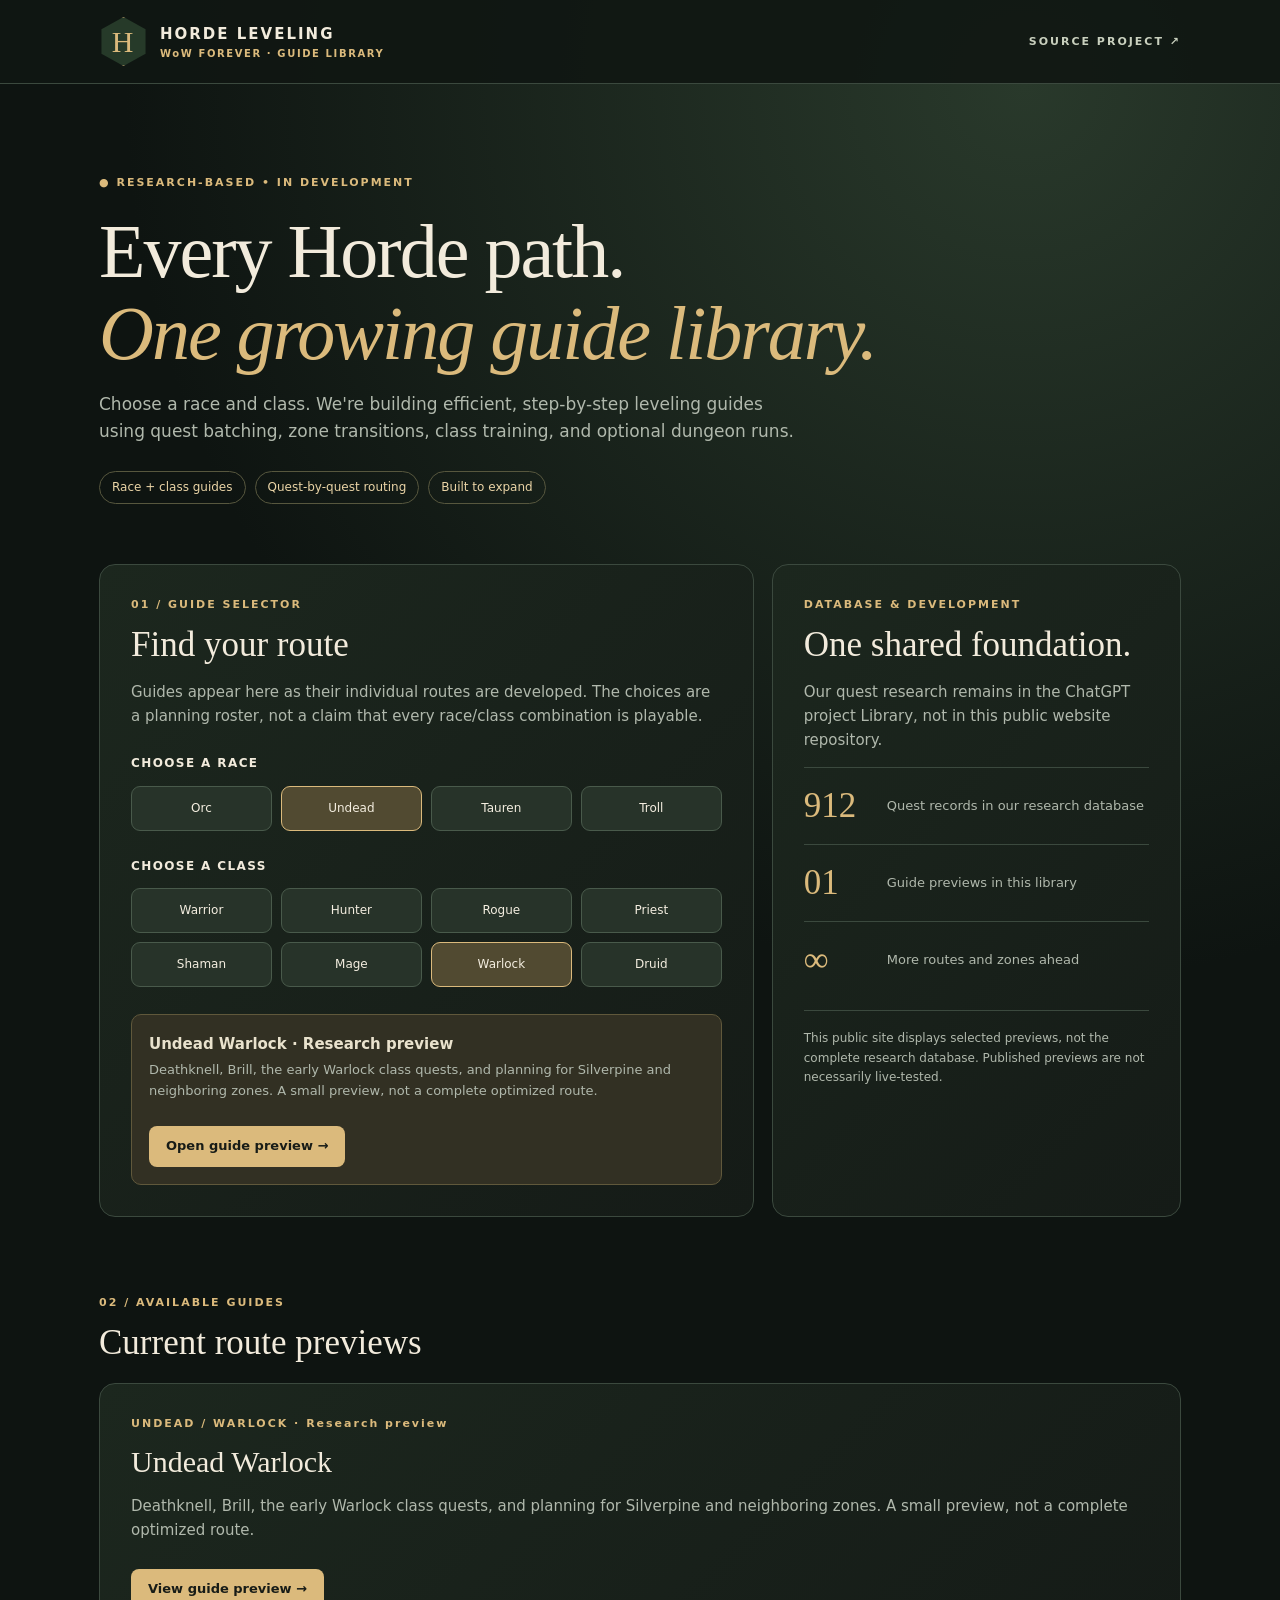
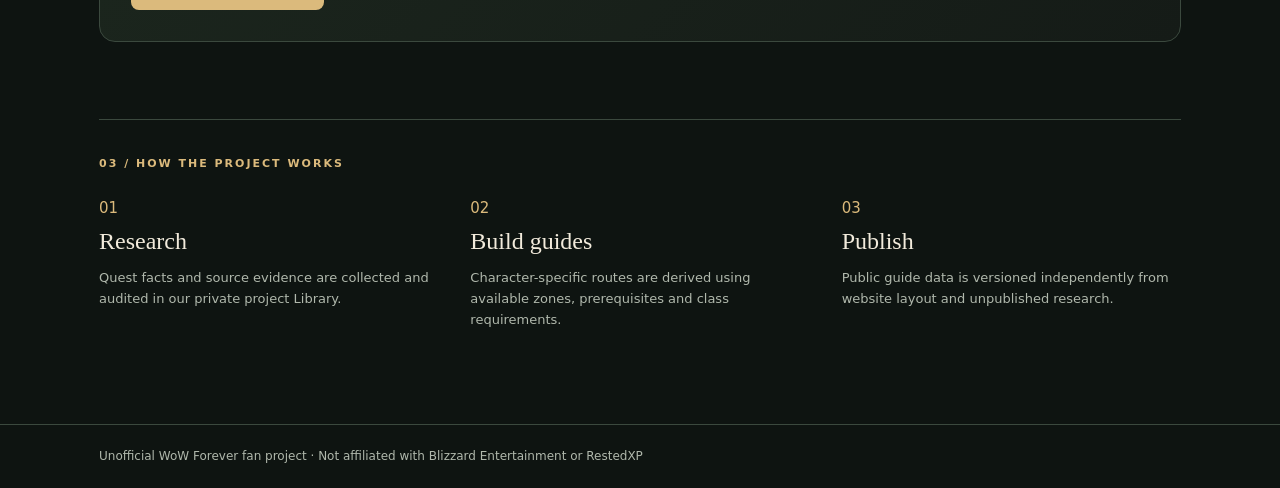
<file: index.html>
<!doctype html>
<html lang="en">
<head>
  <meta charset="utf-8">
  <meta name="viewport" content="width=device-width,initial-scale=1">
  <meta name="theme-color" content="#121a16">
  <meta name="description" content="WoW Forever Horde Leveling Guides: race- and class-specific questing routes.">
  <title>WoW Forever Horde Leveling Guides</title>
  <link rel="stylesheet" href="styles.css">
  <script src="app.js" defer></script>
</head>
<body>
  <header>
    <div class="wrap top">
      <a class="logo" href="./"><span class="crest">H</span><span>HORDE LEVELING<small>WoW FOREVER · GUIDE LIBRARY</small></span></a>
      <a class="nav" href="https://github.com/Mzaj-Forever/wow-forever-horde-guides">SOURCE PROJECT ↗</a>
    </div>
  </header>
  <main class="wrap">
    <section class="hero">
      <span class="eyebrow">● RESEARCH-BASED • IN DEVELOPMENT</span>
      <h1>Every Horde path.<br><em>One growing guide library.</em></h1>
      <p>Choose a race and class. We're building efficient, step-by-step leveling guides using quest batching, zone transitions, class training, and optional dungeon runs.</p>
      <div class="chips"><span>Race + class guides</span><span>Quest-by-quest routing</span><span>Built to expand</span></div>
    </section>
    <div class="columns">
      <section class="panel">
        <div class="kicker">01 / GUIDE SELECTOR</div>
        <h2>Find your route</h2>
        <p class="muted">Guides appear here as their individual routes are developed. The choices are a planning roster, not a claim that every race/class combination is playable.</p>
        <h3>Choose a race</h3><div class="options" id="races" aria-label="Race selector"></div>
        <h3>Choose a class</h3><div class="options" id="classes" aria-label="Class selector"></div>
        <div class="result" id="result" aria-live="polite">Loading guide catalog…</div>
      </section>
      <aside class="panel status">
        <div class="kicker">DATABASE &amp; DEVELOPMENT</div>
        <h2>One shared foundation.</h2>
        <p>Our quest research remains in the ChatGPT project Library, not in this public website repository.</p>
        <div class="metric"><b>912</b><span>Quest records in our research database</span></div>
        <div class="metric"><b id="guide-count">—</b><span>Guide previews in this library</span></div>
        <div class="metric"><b>∞</b><span>More routes and zones ahead</span></div>
        <p class="footnote">This public site displays selected previews, not the complete research database. Published previews are not necessarily live-tested.</p>
      </aside>
    </div>
    <section class="library">
      <div class="kicker">02 / AVAILABLE GUIDES</div>
      <h2>Current route previews</h2>
      <div id="guide-cards" class="guide-cards"><p class="muted">Loading previews…</p></div>
    </section>
    <section class="steps">
      <div class="kicker">03 / HOW THE PROJECT WORKS</div>
      <div class="three">
        <article><span>01</span><h3>Research</h3><p>Quest facts and source evidence are collected and audited in our private project Library.</p></article>
        <article><span>02</span><h3>Build guides</h3><p>Character-specific routes are derived using available zones, prerequisites and class requirements.</p></article>
        <article><span>03</span><h3>Publish</h3><p>Public guide data is versioned independently from website layout and unpublished research.</p></article>
      </div>
    </section>
  </main>
  <footer><div class="wrap">Unofficial WoW Forever fan project · Not affiliated with Blizzard Entertainment or RestedXP</div></footer>
</body>
</html>
</file>
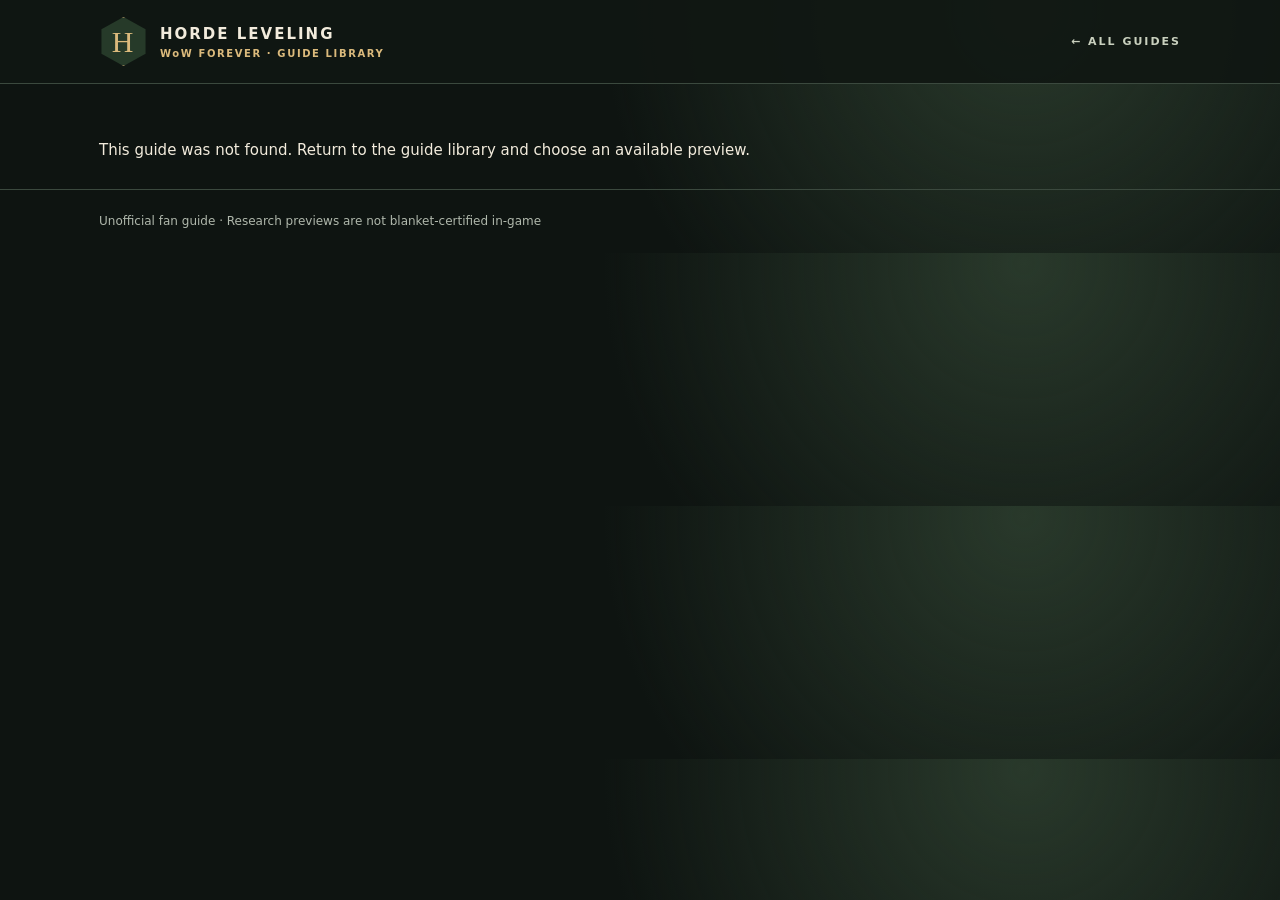
<file: guide.html>
<!doctype html>
<html lang="en">
<head>
  <meta charset="utf-8">
  <meta name="viewport" content="width=device-width,initial-scale=1">
  <title>Leveling Guide · WoW Forever Horde</title>
  <link rel="stylesheet" href="styles.css">
  <script src="guide.js" defer></script>
</head>
<body>
  <header>
    <div class="wrap top">
      <a class="logo" href="./"><span class="crest">H</span><span>HORDE LEVELING<small>WoW FOREVER · GUIDE LIBRARY</small></span></a>
      <a class="nav" href="./">← ALL GUIDES</a>
    </div>
  </header>
  <main class="wrap">
    <div class="guide-head" id="guide-head"><p>Loading guide…</p></div>
    <div id="guide"></div>
  </main>
  <footer><div class="wrap">Unofficial fan guide · Research previews are not blanket-certified in-game</div></footer>
</body>
</html>
</file>
<file: styles.css>
:root{color-scheme:dark;--bg:#0e1411;--panel:#19221b;--muted:#b0b8ac;--gold:#dbba7c;--line:#3b493e}*{box-sizing:border-box}body{margin:0;background:radial-gradient(circle at 80% 4%,#29392b 0,transparent 40%),var(--bg);color:#f2ebdc;font:15px/1.6 system-ui,Segoe UI,sans-serif}a{color:var(--gold);text-decoration:none}a:hover{text-decoration:underline}.wrap{max-width:1130px;margin:auto;padding:0 24px}header{border-bottom:1px solid var(--line);background:#101712e8}.top{display:flex;justify-content:space-between;align-items:center;padding-top:17px;padding-bottom:17px;gap:12px}.logo{display:flex;align-items:center;gap:12px;font-weight:750;letter-spacing:2px;color:#f2ebdc}.logo small{display:block;color:var(--gold);letter-spacing:1.6px;font-size:10px}.crest{font:30px Georgia,serif;color:var(--gold);width:49px;height:49px;border:1px solid #8d7c55;background:#263a29;display:grid;place-items:center;clip-path:polygon(50% 0,95% 25%,95% 75%,50% 100%,5% 75%,5% 25%)}.nav,.eyebrow,.kicker{font-size:11px;font-weight:750;letter-spacing:2px}.nav{color:#c9d0be}.eyebrow,.kicker{color:var(--gold)}.hero{padding:85px 0 60px}.hero h1{font:normal clamp(42px,6vw,76px)/1.08 Georgia,serif;letter-spacing:-2px;margin:17px 0}.hero h1 em{color:var(--gold)}.hero p{color:var(--muted);max-width:700px;font-size:17px}.chips{display:flex;flex-wrap:wrap;gap:9px;margin-top:25px}.chips span{border:1px solid #57573e;color:#ead4a6;padding:6px 12px;border-radius:30px;font-size:12px}.columns{display:grid;grid-template-columns:1.6fr 1fr;gap:18px}.panel,.guide-card{background:linear-gradient(135deg,#1c271e,#151b17);border:1px solid var(--line);border-radius:16px;padding:31px}.panel h2,.library h2,.guide-card h3{font:normal 35px Georgia,serif;margin:12px 0}.panel p,.guide-card p,.three p{color:var(--muted)}.panel h3{font-size:12px;text-transform:uppercase;letter-spacing:1.4px;margin:26px 0 12px}.options{display:grid;grid-template-columns:repeat(4,1fr);gap:9px}.options button{border-radius:9px;padding:12px 5px;border:1px solid #495a4b;background:#273329;color:#f4eee0;cursor:pointer;font:inherit;font-size:12px}.options button[aria-pressed=true]{border-color:var(--gold);background:#514a31}.options button:focus-visible,.cta:focus-visible{outline:2px solid var(--gold);outline-offset:3px}.result{margin-top:27px;border:1px solid #60583b;border-radius:10px;background:#323023;padding:17px;color:#e9e2cd;min-height:110px}.result p{font-size:13px;margin:4px 0 12px}.cta{display:inline-block;color:#181c17;background:var(--gold);font-weight:750;font-size:13px;border-radius:8px;padding:10px 17px;margin-top:12px}.cta:hover{background:#f2cf86;text-decoration:none}.metric{border-top:1px solid var(--line);display:flex;align-items:center;gap:17px;padding:18px 0}.metric b{font:normal 35px Georgia,serif;color:var(--gold);min-width:66px}.metric span{font-size:13px;color:var(--muted)}.footnote{font-size:12px;border-top:1px solid var(--line);padding-top:18px}.library{padding:77px 0}.guide-card{max-width:660px;margin-top:22px}.guide-card h3{font-size:30px}.steps{border-top:1px solid var(--line);padding:35px 0 80px}.three{display:grid;grid-template-columns:repeat(3,1fr);gap:32px;margin-top:24px}.three span{color:var(--gold)}.three h3{font:normal 24px Georgia,serif;margin:8px 0}.three p{font-size:13px}footer{border-top:1px solid var(--line);padding:22px 0;color:var(--muted);font-size:12px}.guide-head{padding:54px 0 27px}.guide-head h1{font:normal 51px Georgia,serif;margin:10px 0}.guide-head p{color:var(--muted)}.notice{border-left:3px solid var(--gold);background:#443b242f;padding:13px 19px;color:#eadbb9;margin:21px 0}.chapter{margin-top:31px}.chapter h2{font:normal 30px Georgia,serif}.task{display:flex;gap:12px;border:1px solid var(--line);border-radius:10px;background:#202b22;margin:10px 0;padding:15px}.task input{accent-color:var(--gold);width:18px;height:18px;flex-shrink:0;margin-top:4px}.task b{display:block}.task small{color:var(--gold)}.task p{color:var(--muted);margin:5px 0 0;font-size:13px}.task.done{opacity:.6}.task.done b{text-decoration:line-through}@media(max-width:840px){.columns{grid-template-columns:1fr}.hero{padding:55px 0}.three{grid-template-columns:1fr}}@media(max-width:480px){.options{grid-template-columns:repeat(2,1fr)}.panel,.guide-card{padding:20px}.hero h1{letter-spacing:-1px}.nav{font-size:9px}}

/* Data-driven guide engine additions */
.guide-cards{display:grid;grid-template-columns:repeat(auto-fit,minmax(min(100%,320px),1fr));gap:17px;margin-top:20px}
.guide-cards .guide-card{margin-top:0;max-width:none}
.guide-version{font-size:12px;color:var(--muted);line-height:1.6}
.chapter>.muted{color:var(--muted);margin-top:-8px;font-size:13px}
.task{align-items:flex-start}.task .step-body{min-width:0}.task small{display:block;text-transform:uppercase;letter-spacing:.06em;margin-bottom:5px;font-size:11px}.task .step-extra{color:#ead4a6;font-style:italic}
.planning-note{border-style:dashed;background:#22291f;opacity:.94}.planning-note .note-mark{display:inline-grid;place-items:center;flex-shrink:0;color:var(--gold);border:1px solid #6c6645;border-radius:50%;width:20px;height:20px;font-size:13px;margin-top:2px}
#progress{color:var(--gold);font-size:13px;font-weight:700}
</file>
